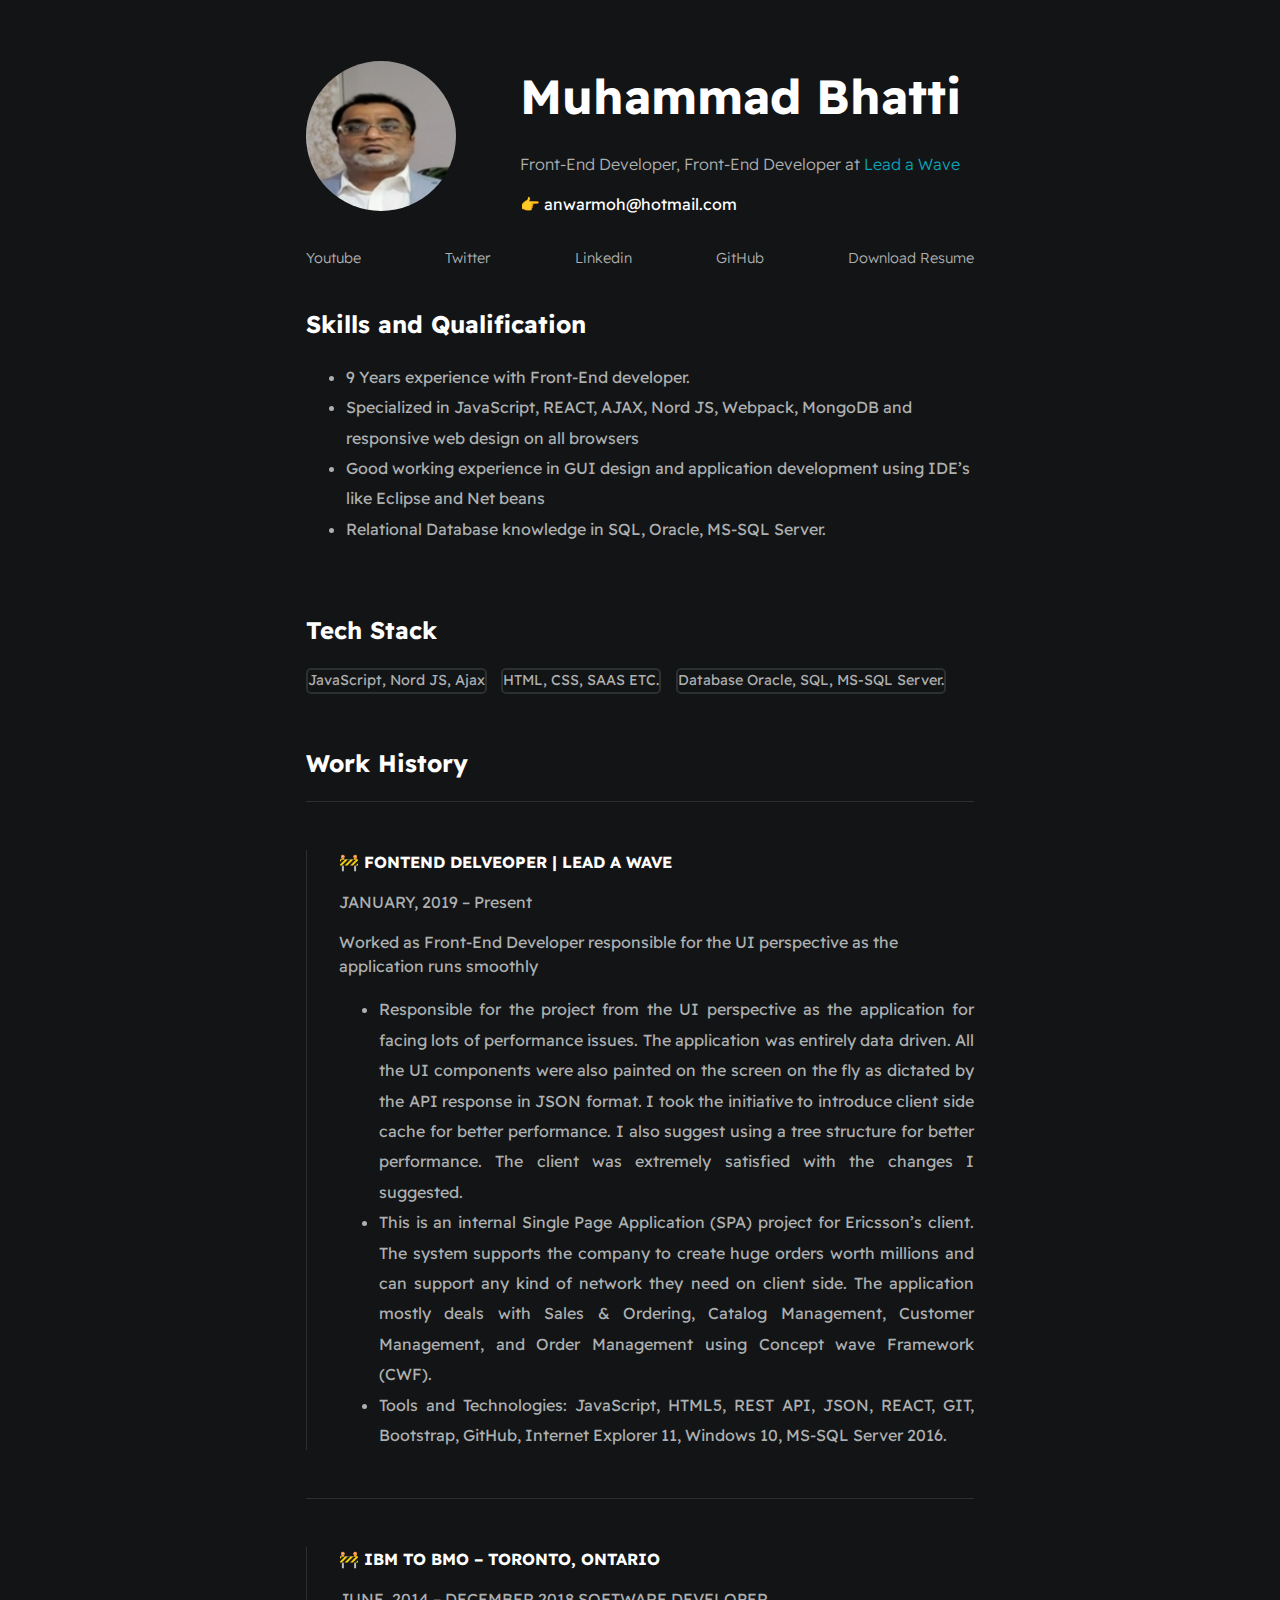
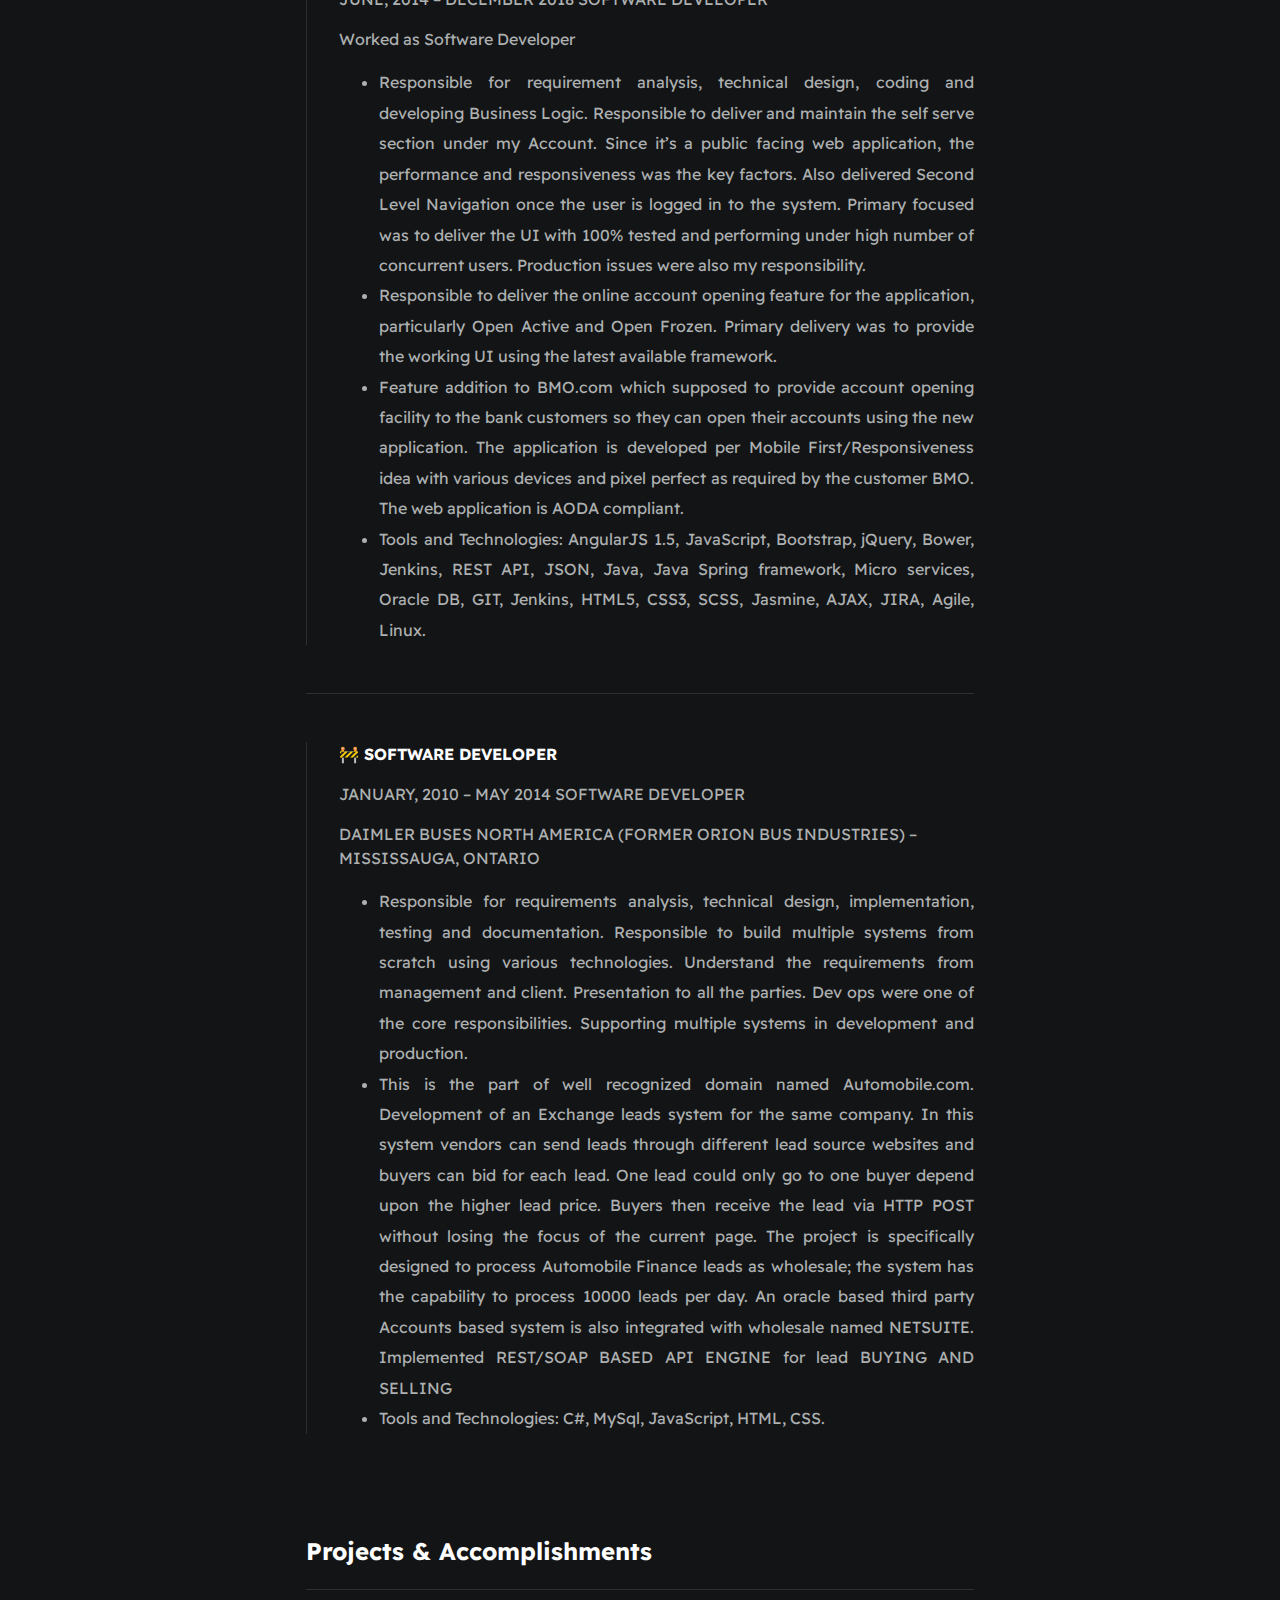
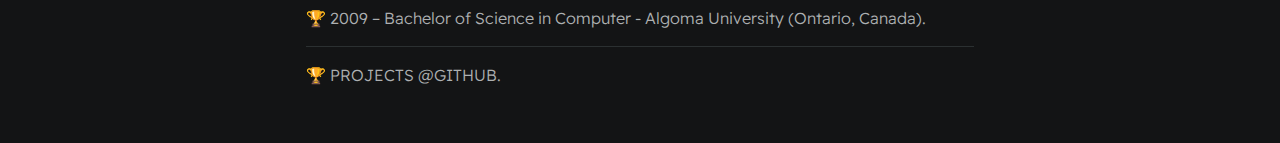
<file: index.html>
<!DOCTYPE html>
<html lang="en">
<head>
  <meta charset="UTF-8">
  <meta http-equiv="X-UA-Compatible" content="IE=edge">
  <meta name="viewport" content="width=device-width, initial-scale=1.0">
  <title>Anwar</title>
  <link rel="stylesheet" href="assets/style/main.css">
</head>
<body>
 
  <div id="container--main">
<!-- top -->
    <section id="wrapper--hero" class="section--page">
      <img id="profile-pic" src="/assets/images/porfile_picture.jpg" alt="">

      <div>
        <h1 id="user-name">Muhammad Bhatti</h1>
        <p id="bio">Front-End Developer, Front-End Developer at  
        <a href="https://www.leadwave.ca/" target="_blank"> Lead a Wave</a></p>
        <p id="email">👉 anwarmoh@hotmail.com</p>
      </div>
    </section>

<!-- Social Listing -->
    <section id="section--page">
      <div id="social--list">
        <a href="#" target="_blank">Youtube</a>
        <a href="#" target="_blank">Twitter</a>
        <a href="https://www.linkedin.com/in/mohammad-bhatti-19b311218/" target="_blank">Linkedin</a>
        <a href="https://github.com/anwarmoh1" target="_blank">GitHub</a>
        <a href="/Anwar_Bhatti_Resume_July_22.docx" target="_blank">Download Resume</a>
      </div>
    </section>

    <section class="section--page">
      <h2>Skills and Qualification</h2>
      <ul id="qualification--list">
        <li>9 Years experience with Front-End developer.</li>
        <li>Specialized in JavaScript, REACT, AJAX, Nord JS, Webpack, MongoDB and responsive web design on all browsers</li>
        <li>Good working experience in GUI design and application development using IDE’s like Eclipse and Net beans </li>
        <li>Relational Database knowledge in SQL, Oracle, MS-SQL Server. </li>
      </ul>
    </section>

    <section class="section--page">
      <h2>Tech Stack</h2>
      <div id='wrapper--tech__items'>
        <div  class="card--techstack">
            <span>JavaScript, Nord JS, Ajax </span>
        </div>

        <div  class="card--techstack">
          <span>HTML, CSS, SAAS ETC.</span>
      </div>

        <div  class="card--techstack">
          <span>Database Oracle, SQL, MS-SQL Server.</span>
      </div>
      </div>
      </section>

      <!-- Work History -->
      <section id="work-history-wrapper" class="section--page">
        <h2>Work History</h2>
       <div class="line-break"></div>
       
       <div class="card--work-history">
        <strong>🚧 FONTEND DELVEOPER  | LEAD A WAVE</strong>
        <p>JANUARY, 2019 – Present</p>

        <p>Worked as Front-End Developer responsible for the UI perspective as the application runs smoothly</p>
        
        <ul>
          <li>
            Responsible for the project from the UI perspective as the application for facing lots of performance issues. The application was entirely data driven. All the UI components were also painted on the screen on the fly as dictated by the API response in JSON format. I took the initiative to introduce client side cache for better performance. I also suggest using a tree structure for better performance. The client was extremely satisfied with the changes I suggested.
          </li>

          <li>This is an internal Single Page Application (SPA) project for Ericsson’s client. The system supports the company to create huge orders worth millions and can support any kind of network they need on client side. The application mostly deals with Sales & Ordering, Catalog Management, Customer Management, and Order Management using Concept wave Framework (CWF).</li>
          <li>
            Tools and Technologies:  JavaScript, HTML5, REST API, JSON, REACT, GIT, Bootstrap, GitHub, Internet Explorer 11, Windows 10, MS-SQL Server 2016.
          </li>
        </ul>
                
       </div>

       <div class="line-break"></div>

       <div class="card--work-history">
        <strong>🚧 IBM TO BMO – TORONTO, ONTARIO</strong>
        <p>JUNE, 2014 – DECEMBER 2018
          SOFTWARE DEVELOPER</p>

        <p>Worked as Software Developer</p>
        
        <ul>
          <li>Responsible for requirement analysis, technical design, coding and developing Business Logic.
Responsible to deliver and maintain the self serve section under my Account. Since it’s a public facing web application, the performance and responsiveness was the key factors. Also delivered Second Level Navigation once the user is logged in to the system. Primary focused was to deliver the UI with 100% tested and performing under high number of concurrent users. Production issues were also my responsibility.

          </li>

          <li>Responsible to deliver the online account opening feature for the application, particularly Open Active and Open Frozen. Primary delivery was to provide the working UI using the latest available framework.</li>
          <li>Feature addition to BMO.com which supposed to provide account opening facility to the bank customers so they can open their accounts using the new application. The application is developed per Mobile First/Responsiveness idea with various devices and pixel perfect as required by the customer BMO. The web application is AODA compliant.</li>
          <li>Tools and Technologies:   AngularJS 1.5, JavaScript, Bootstrap, jQuery, Bower, Jenkins, REST API, JSON, Java, Java Spring framework, Micro services, Oracle DB, GIT, Jenkins, HTML5, CSS3, SCSS, Jasmine, AJAX, JIRA, Agile, Linux.</li>
        </ul>
        
       </div>
       <div class="line-break"></div>

       <div class="card--work-history">
        <strong>🚧 SOFTWARE DEVELOPER</strong>
        <p> JANUARY, 2010 – MAY 2014
          SOFTWARE DEVELOPER
          </p>

        <p>DAIMLER BUSES NORTH AMERICA (FORMER ORION BUS INDUSTRIES) – MISSISSAUGA, ONTARIO</p>
        
        <ul>
          <li>
            Responsible for requirements analysis, technical design, implementation, testing and documentation.
Responsible to build multiple systems from scratch using various technologies. Understand the requirements from management and client. Presentation to all the parties. Dev ops were one of the core responsibilities. Supporting multiple systems in development and production.

          </li>

          <li>This is the part of well recognized domain named Automobile.com. Development of an Exchange leads system for the same company. In this system vendors can send leads through different lead source websites and buyers can bid for each lead. One lead could only go to one buyer depend upon the higher lead price. Buyers then receive the lead via HTTP POST without losing the focus of the current page. The project is specifically designed to process Automobile Finance leads as wholesale; the system has the capability to process 10000 leads per day. An oracle based third party Accounts based system is also integrated with wholesale named NETSUITE. Implemented REST/SOAP BASED API ENGINE for lead BUYING AND SELLING</li>
          <li>
            Tools and Technologies:  C#,  MySql, JavaScript, HTML, CSS.
          </li>
        </ul>
                
       </div>
     </section>
     
    
<!-- WORK HISTORY end -->

<!-- Accomplishments -->
  <section class="section--page"> 
  <h2>Projects & Accomplishments</h2>
    <div class="card--project">
      <a href="/assets/project1.html"> <span>🏆 2009 – Bachelor of Science in Computer - Algoma University (Ontario, Canada). </span></a>
    </div>

    <div class="card--project">
    <a href="https://github.com/anwarmoh1"> <span>🏆 PROJECTS @GITHUB. </span></a>
  </div>
</section> 
    

    <!--  -->
  </div>
</body>
</html>
</file>
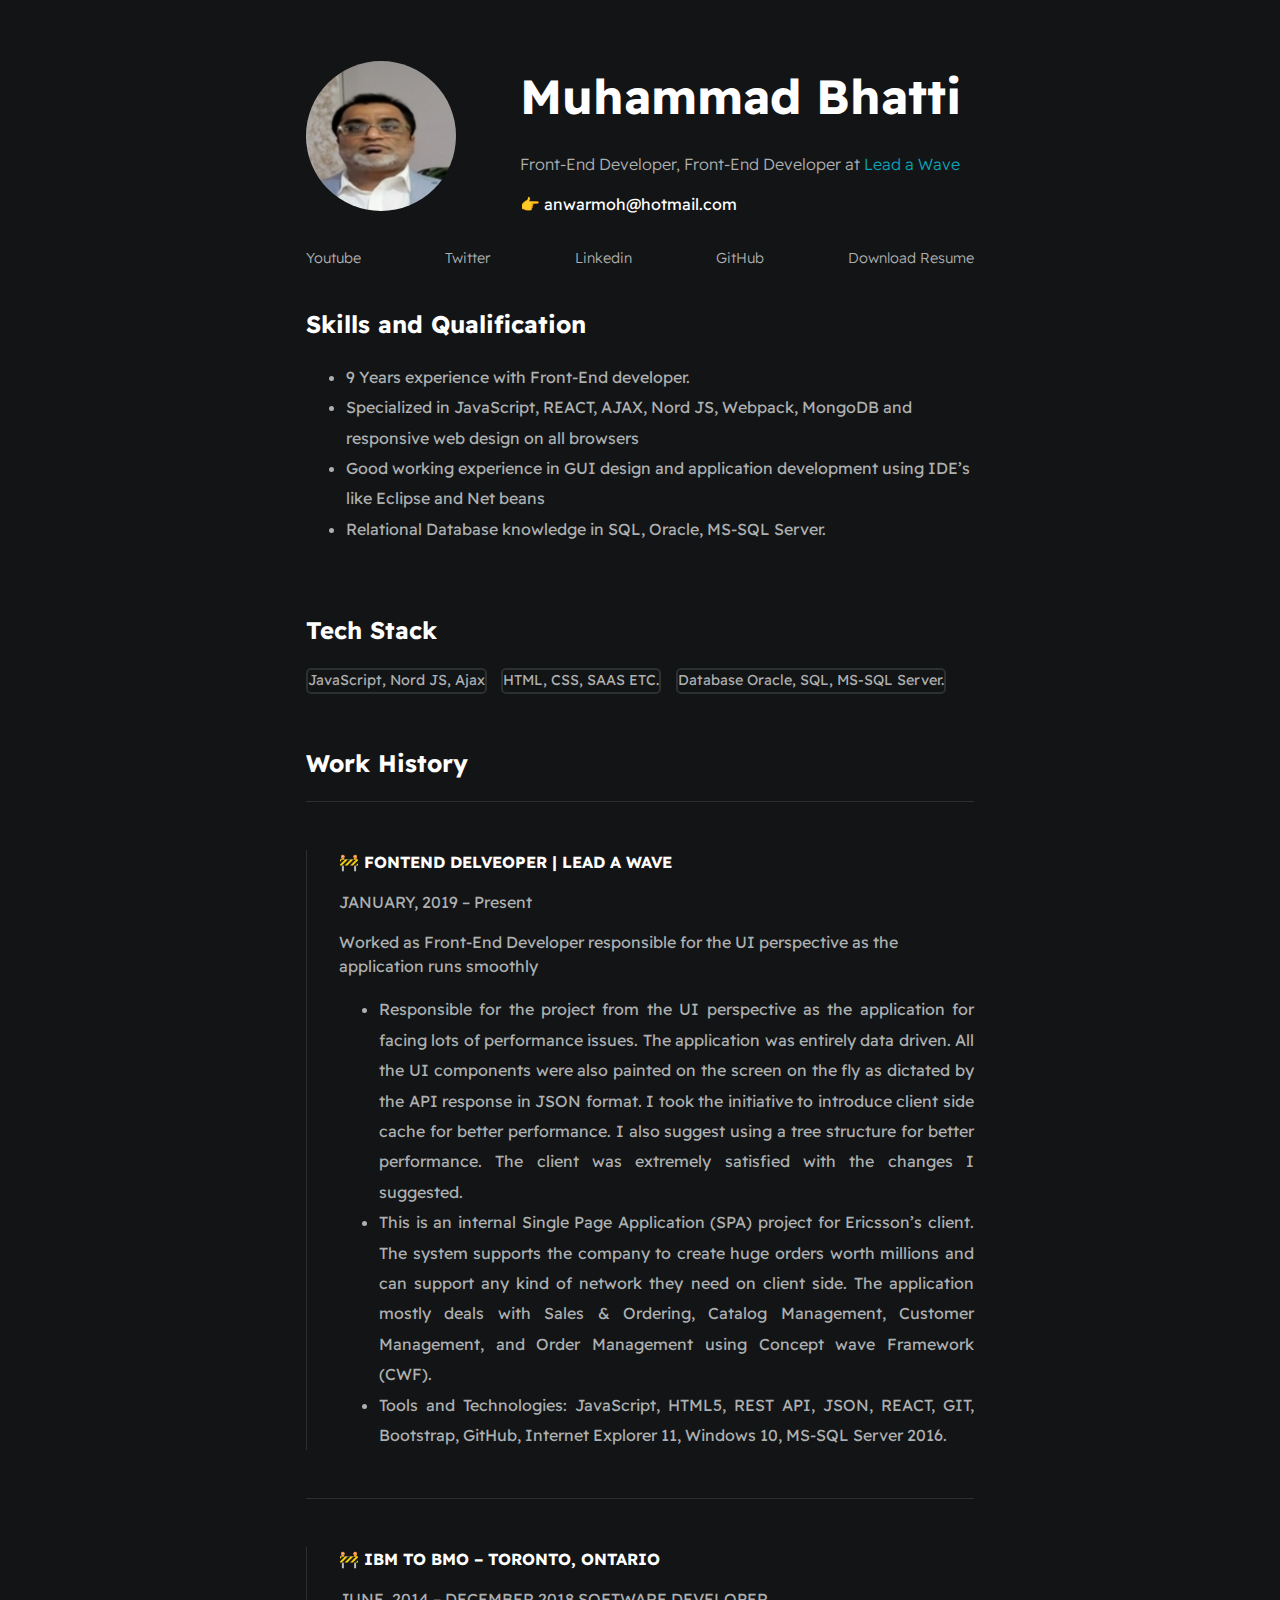
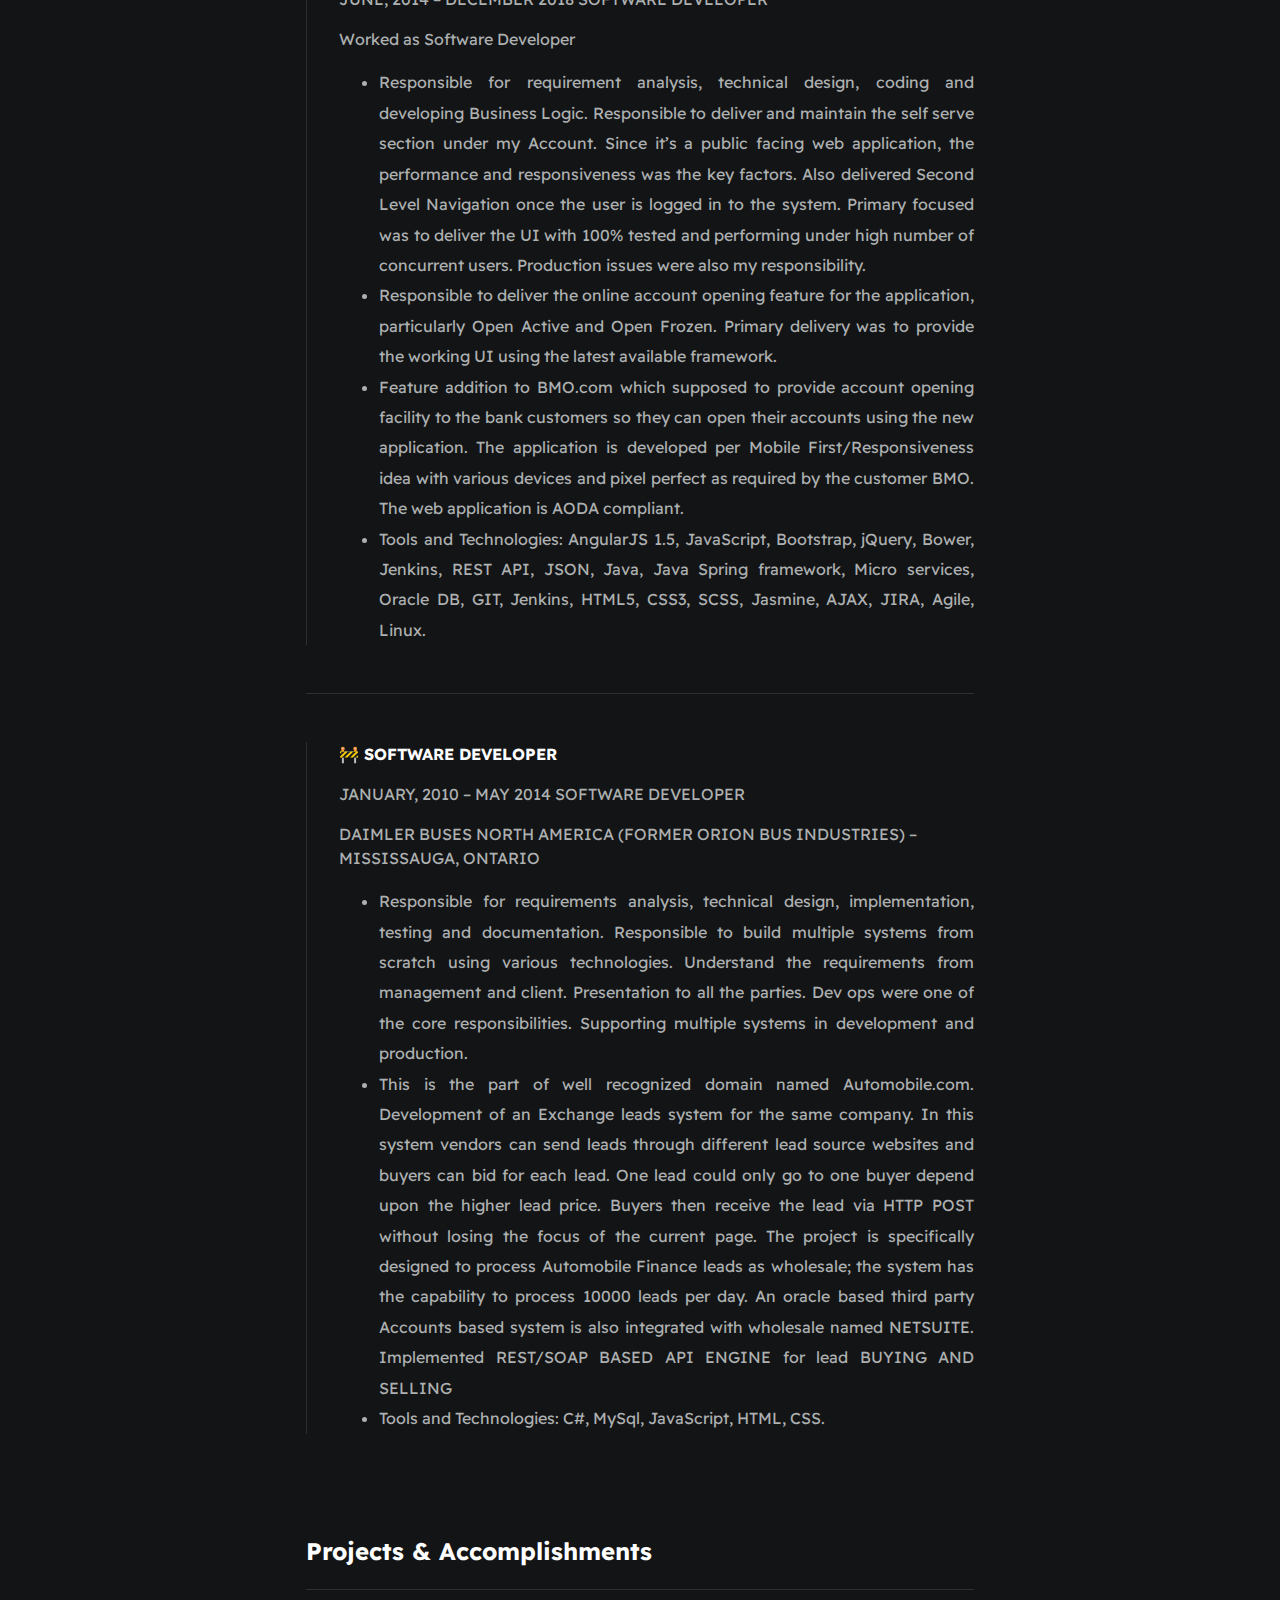
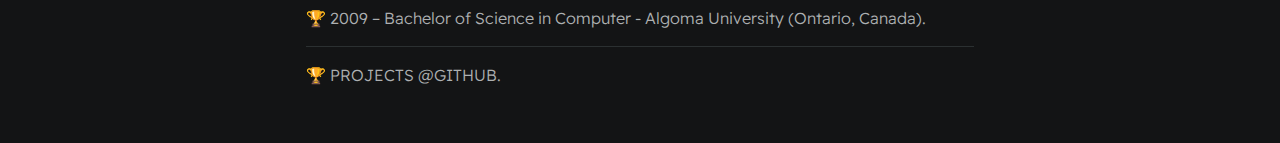
<file: assets/index.html>
<!DOCTYPE html>
<html lang="en">
<head>
  <meta charset="UTF-8">
  <meta http-equiv="X-UA-Compatible" content="IE=edge">
  <meta name="viewport" content="width=device-width, initial-scale=1.0">
  <title>Anwar</title>
  <link rel="stylesheet" href="style/main.css">
</head>
<body>
 
  <div id="container--main">
<!-- top -->
    <section id="wrapper--hero" class="section--page">
      <img id="profile-pic" src="/assets/images/porfile_picture.jpg" alt="">

      <div>
        <h1 id="user-name">Muhammad Bhatti</h1>
        <p id="bio">Front-End Developer, Front-End Developer at  
        <a href="https://www.leadwave.ca/" target="_blank"> Lead a Wave</a></p>
        <p id="email">👉 anwarmoh@hotmail.com</p>
      </div>
    </section>

<!-- Social Listing -->
    <section id="section--page">
      <div id="social--list">
        <a href="#" target="_blank">Youtube</a>
        <a href="#" target="_blank">Twitter</a>
        <a href="#" target="_blank">Linkedin</a>
        <a href="https://github.com/anwarmoh1" target="_blank">GitHub</a>
        <a href="/Anwar_Bhatti_Resume_July_22.docx" target="_blank">Download Resume</a>
      </div>
    </section>

    <section class="section--page">
      <h2>Skills and Qualification</h2>
      <ul id="qualification--list">
        <li>9 Years experience with Front-End developer.</li>
        <li>Specialized in JavaScript, REACT, AJAX, Nord JS, Webpack, MongoDB and responsive web design on all browsers</li>
        <li>Good working experience in GUI design and application development using IDE’s like Eclipse and Net beans </li>
        <li>Relational Database knowledge in SQL, Oracle, MS-SQL Server. </li>
      </ul>
    </section>

    <section class="section--page">
      <h2>Tech Stack</h2>
      <div id='wrapper--tech__items'>
        <div  class="card--techstack">
            <span>JavaScript, Nord JS, Ajax </span>
        </div>

        <div  class="card--techstack">
          <span>HTML, CSS, SAAS ETC.</span>
      </div>

        <div  class="card--techstack">
          <span>Database Oracle, SQL, MS-SQL Server.</span>
      </div>
      </div>
      </section>

      <!-- Work History -->
      <section id="work-history-wrapper" class="section--page">
        <h2>Work History</h2>
       <div class="line-break"></div>
       
       <div class="card--work-history">
        <strong>🚧 FONTEND DELVEOPER  | LEAD A WAVE</strong>
        <p>JANUARY, 2019 – Present</p>

        <p>Worked as Front-End Developer responsible for the UI perspective as the application runs smoothly</p>
        
        <ul>
          <li>
            Responsible for the project from the UI perspective as the application for facing lots of performance issues. The application was entirely data driven. All the UI components were also painted on the screen on the fly as dictated by the API response in JSON format. I took the initiative to introduce client side cache for better performance. I also suggest using a tree structure for better performance. The client was extremely satisfied with the changes I suggested.
          </li>

          <li>This is an internal Single Page Application (SPA) project for Ericsson’s client. The system supports the company to create huge orders worth millions and can support any kind of network they need on client side. The application mostly deals with Sales & Ordering, Catalog Management, Customer Management, and Order Management using Concept wave Framework (CWF).</li>
          <li>
            Tools and Technologies:  JavaScript, HTML5, REST API, JSON, REACT, GIT, Bootstrap, GitHub, Internet Explorer 11, Windows 10, MS-SQL Server 2016.
          </li>
        </ul>
                
       </div>

       <div class="line-break"></div>

       <div class="card--work-history">
        <strong>🚧 IBM TO BMO – TORONTO, ONTARIO</strong>
        <p>JUNE, 2014 – DECEMBER 2018
          SOFTWARE DEVELOPER</p>

        <p>Worked as Software Developer</p>
        
        <ul>
          <li>Responsible for requirement analysis, technical design, coding and developing Business Logic.
Responsible to deliver and maintain the self serve section under my Account. Since it’s a public facing web application, the performance and responsiveness was the key factors. Also delivered Second Level Navigation once the user is logged in to the system. Primary focused was to deliver the UI with 100% tested and performing under high number of concurrent users. Production issues were also my responsibility.

          </li>

          <li>Responsible to deliver the online account opening feature for the application, particularly Open Active and Open Frozen. Primary delivery was to provide the working UI using the latest available framework.</li>
          <li>Feature addition to BMO.com which supposed to provide account opening facility to the bank customers so they can open their accounts using the new application. The application is developed per Mobile First/Responsiveness idea with various devices and pixel perfect as required by the customer BMO. The web application is AODA compliant.</li>
          <li>Tools and Technologies:   AngularJS 1.5, JavaScript, Bootstrap, jQuery, Bower, Jenkins, REST API, JSON, Java, Java Spring framework, Micro services, Oracle DB, GIT, Jenkins, HTML5, CSS3, SCSS, Jasmine, AJAX, JIRA, Agile, Linux.</li>
        </ul>
        
       </div>
       <div class="line-break"></div>

       <div class="card--work-history">
        <strong>🚧 SOFTWARE DEVELOPER</strong>
        <p> JANUARY, 2010 – MAY 2014
          SOFTWARE DEVELOPER
          </p>

        <p>DAIMLER BUSES NORTH AMERICA (FORMER ORION BUS INDUSTRIES) – MISSISSAUGA, ONTARIO</p>
        
        <ul>
          <li>
            Responsible for requirements analysis, technical design, implementation, testing and documentation.
Responsible to build multiple systems from scratch using various technologies. Understand the requirements from management and client. Presentation to all the parties. Dev ops were one of the core responsibilities. Supporting multiple systems in development and production.

          </li>

          <li>This is the part of well recognized domain named Automobile.com. Development of an Exchange leads system for the same company. In this system vendors can send leads through different lead source websites and buyers can bid for each lead. One lead could only go to one buyer depend upon the higher lead price. Buyers then receive the lead via HTTP POST without losing the focus of the current page. The project is specifically designed to process Automobile Finance leads as wholesale; the system has the capability to process 10000 leads per day. An oracle based third party Accounts based system is also integrated with wholesale named NETSUITE. Implemented REST/SOAP BASED API ENGINE for lead BUYING AND SELLING</li>
          <li>
            Tools and Technologies:  C#,  MySql, JavaScript, HTML, CSS.
          </li>
        </ul>
                
       </div>
     </section>
     
    
<!-- WORK HISTORY end -->

<!-- Accomplishments -->
  <section class="section--page"> 
  <h2>Projects & Accomplishments</h2>
    <div class="card--project">
      <a href="project1.html"> <span>🏆 2009 – Bachelor of Science in Computer - Algoma University (Ontario, Canada). </span></a>
    </div>

    <div class="card--project">
    <a href="https://github.com/anwarmoh1"> <span>🏆 PROJECTS @GITHUB. </span></a>
  </div>
</section> 
    

    <!--  -->
  </div>
</body>
</html>
</file>
<file: assets/style/main.css>
@import url('https://fonts.googleapis.com/css2?family=Readex+Pro:wght@300;400;500;600;700&display=swap');

:root{
  --mainTextColor-light:#000;
  --secondaryTextColor-light:rgb(51 51 51);
  --mainLinkColor-light:#0da2b8;
  --mainBorderColor-light:rgb(218, 218, 218);
  --mainBgColor:rgb(249, 250,251);

  --mainTextColor-dark:#fff;
  --secondaryTextColor-dark:#adb0b1;
  --mainLinkColor-dark:rgb(30, 190,214);
  --mainBorderColor-dark:#2b3031;
  --mainBgColor-dark:#131415;
  
  --mainTextColor:var(--mainTextColor-dark);
  --secondaryTextColor:var(--secondaryTextColor-dark);
  --mainLinkColor:var(--mainLinkColor-dark);
  --mainBorderColor:var(--mainBorderColor-dark);
  --mainBgColor:var(--mainBgColor-dark);

  /* --mainTextColor:var(--mainTextColor-light);
  --secondaryTextColor:var(--secondaryTextColor-light);
  --mainLinkColor:var(--mainLinkColor-light);
  --mainBorderColor:var(--mainBorderColor-light);
  --mainBgColor:var(--mainBgColor-light); */

}

*{
  font-family: 'Readex pro';
  line-height: 1.5em;
  box-sizing: border-box;
  color:var(--mainTextColor);
}

body{
 background-color: var(--mainBgColor);
}

p, span, li{
  color:var(--secondaryTextColor);
  font-size: 1em;
}

a{
  text-decoration: none; 
  color:var(--mainLinkColor-light);
  font-size: size 500;
}

li{
  line-height: 1.9em;
}

#container--main{
  max-width:700px;
  margin: auto;
  padding: 1em;
 }

.section--page{
  padding-top: 1em;
  padding-bottom: 1em;
}

#wrapper--hero{
  display: flex;
  align-items: center;
  gap:4em;
}

#user-name{
  font-size: 3em;
  line-height: 1em;
}
#bio,a{
  font-weight: 300;
}

#profile-pic{
  border-radius: 50%;
  height: 150px;
  width: 150px;
  object-fit: cover;
}

#email{
  color: var(--mainTextColor);
}

#social--list{
  display: flex;
  justify-content: space-between;
  column-gap: 1em;
}

#social--list a{
  font-size: 0.9em;
  color: var(--secondaryTextColor);
}

#social--list a:hover{
  color: var(--mainLinkColor-light);
  transition: 0.3;
}

/* #qualification--list{
  list-style: none;
} */

/* #qualification--list li{
  text-align: justify;
  border: 2px solid var(--mainBorderColor);
  padding: 2em, 2em;
  border-radius: 5px;
  margin-top: 1em;

  } */

#wrapper--tech__items{
  display: flex;
  flex-wrap: wrap;
  gap:1em;
  font-size: 0.9em;
}
.card--techstack
{ border: 2px solid var(--mainBorderColor);
  border-radius: 5px;
  align-items: center;
  
}
.card--work-history{
  border-left: 1px solid var(--mainBorderColor);
  margin-top: 3em;
  margin-bottom: 3em;
  padding-left: 2em;
}

.card--work-history li{
  text-align: justify;
}

.line-break{
  background-color: var(--mainBorderColor);
  height: 1px;
}

.card--project{
  padding-top: 1em;
  padding-bottom: 1em;
  border-top: 1px solid var(--mainBorderColor) ;
}

.card--project a{
  color:var(--mainTextColor);
  transition: .3s;
}

.card--project a:hover{
  color: var(--mainLinkColor)
}

/* Media Quary */

@media(max-width:600px){
  #wrapper--hero{
    flex-direction: column;
    gap:1em;
  }

  #profile-pic{
    width:200px;
    height: 200px;
  }

  .section--page{
    padding-top: 1em;
    padding-bottom: 1em;
  }
  .card--work-history{
    border-left:none;
    padding-left: 0;
  }
}
</file>
